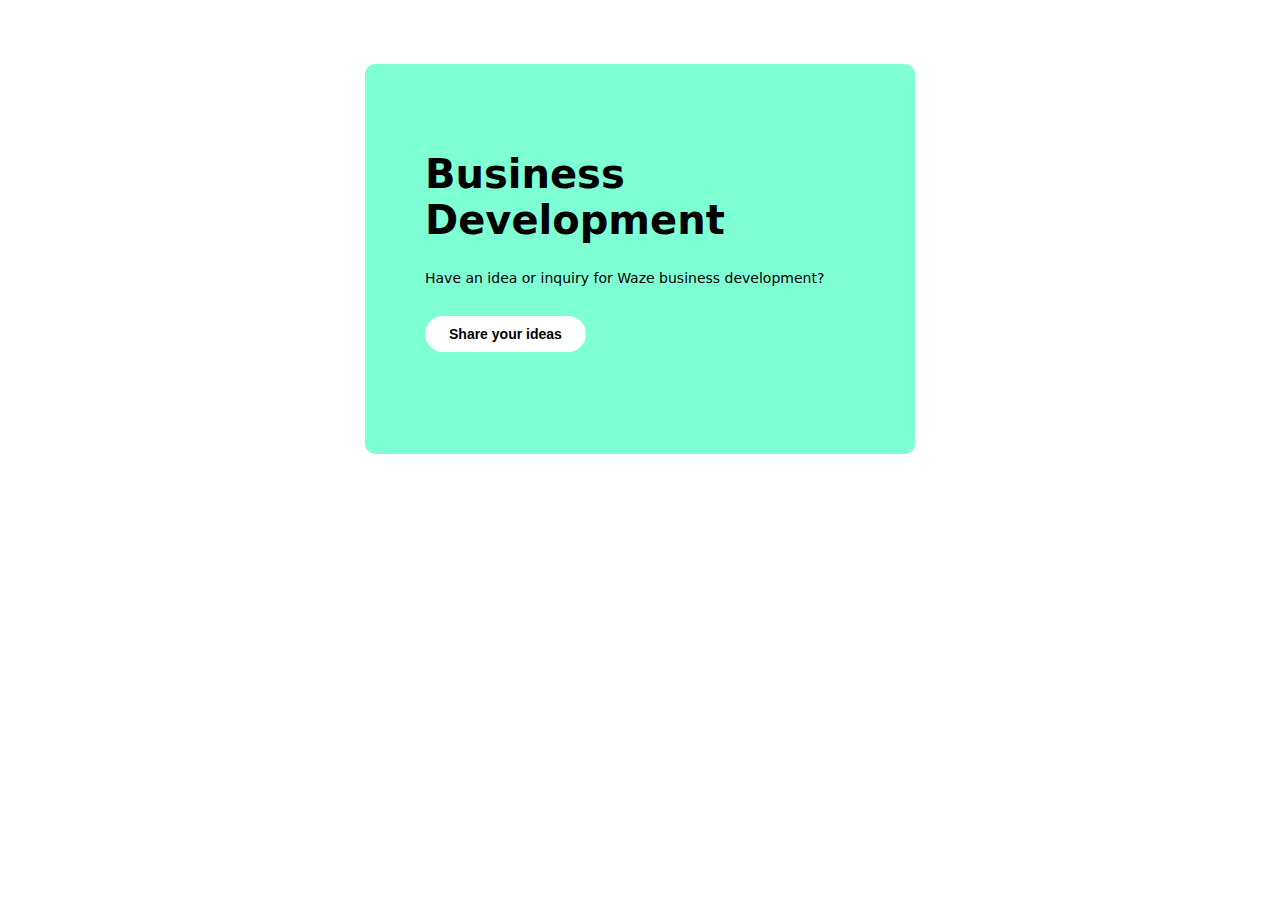
<file: assignment-day1/assignment 1/index.html>
<!DOCTYPE html>
<html lang="en">
	<head>
		<meta charset="UTF-8" />
		<meta name="viewport" content="width=device-width, initial-scale=1.0" />
		<title>Document</title>
		<link rel="stylesheet" href="./style.css" />
	</head>
	<body>
		<div class="card">
			<h1 class="card-title">
				Business <br />
				Development
			</h1>
			<p class="card-body">Have an idea or inquiry for Waze business development?</p>
			<button class="card-btn"><b>Share your ideas</b></button>
		</div>
	</body>
</html>
</file>
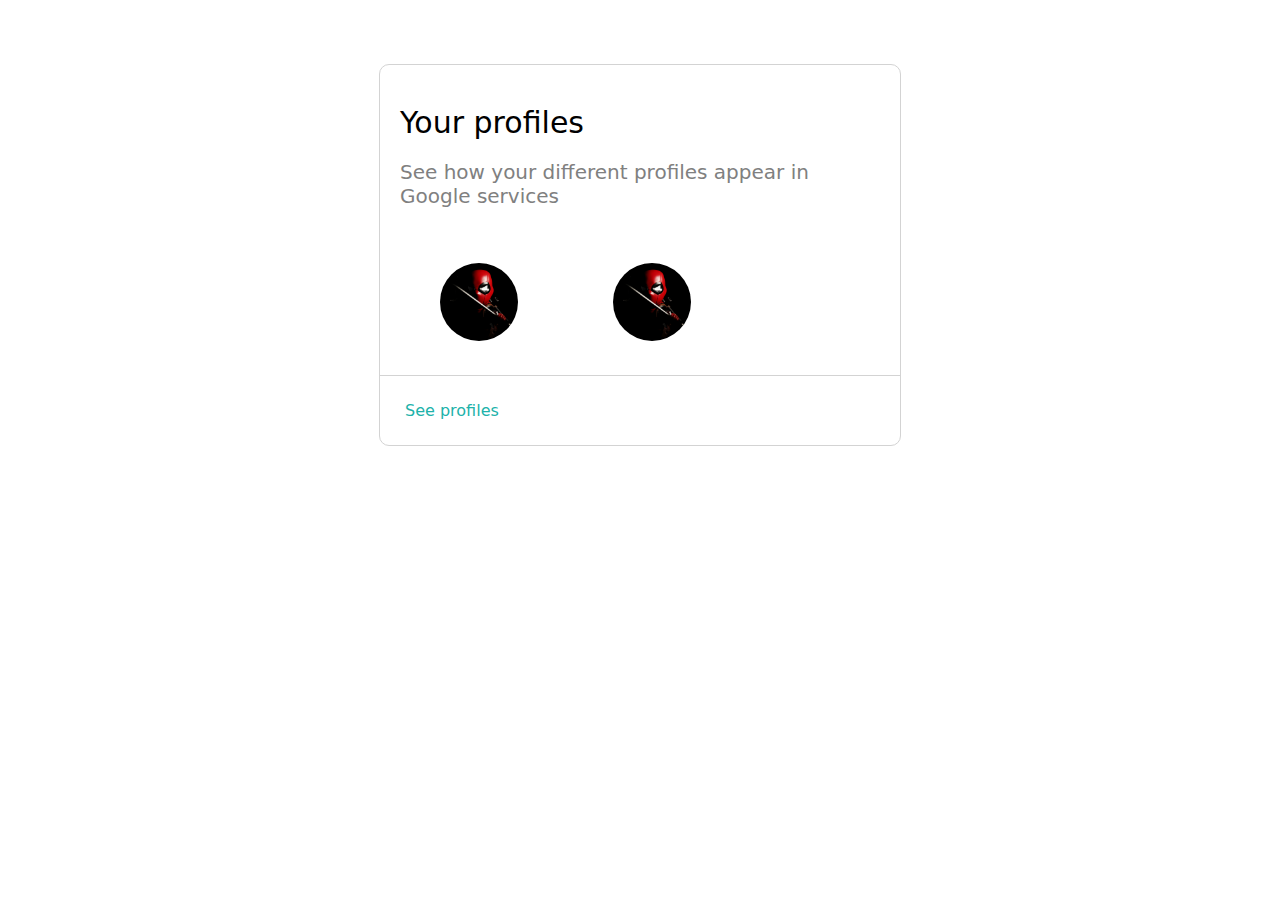
<file: assignment-day1/assignment 2/index.html>
<!DOCTYPE html>
<html lang="en">
	<head>
		<meta charset="UTF-8" />
		<meta name="viewport" content="width=device-width, initial-scale=1.0" />
		<title>Document</title>
		<link rel="stylesheet" href="./style.css" />
	</head>
	<body>
		<div class="card">
			<p class="card-title">Your profiles</p>
			<p class="card-body">See how your different profiles appear in Google services</p>
			<img src="./ava1.jpg" alt="" class="card-avatar" />
			<img src="./ava1.jpg" alt="" class="card-avatar" />

			<div class="card-footer">
				<a href="#">See profiles</a>
			</div>
		</div>
	</body>
</html>
</file>
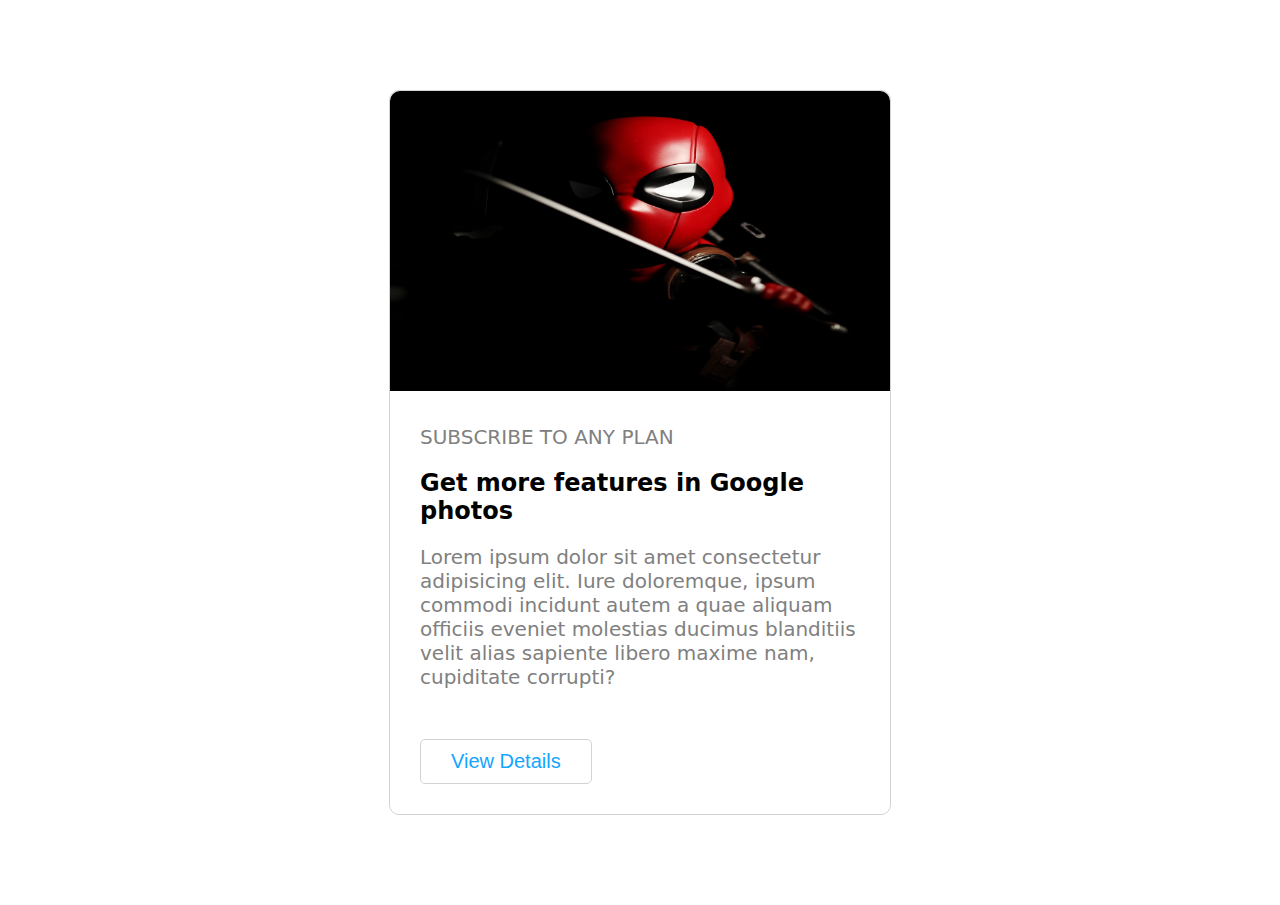
<file: assignment-day1/assignment3/index.html>
<!DOCTYPE html>
<html lang="en">
	<head>
		<meta charset="UTF-8" />
		<meta name="viewport" content="width=device-width, initial-scale=1.0" />
		<title>Document</title>
		<link rel="stylesheet" href="./style.css" />
	</head>
	<body>
		<div class="card">
			<img src="./ava1.jpg" alt="" />
			<div class="card-body">
				<p>SUBSCRIBE TO ANY PLAN</p>
				<h2>Get more features in Google photos</h2>
				<p>
					Lorem ipsum dolor sit amet consectetur adipisicing elit. Iure doloremque, ipsum commodi incidunt autem a quae aliquam officiis eveniet molestias
					ducimus blanditiis velit alias sapiente libero maxime nam, cupiditate corrupti?
				</p>
				<button class="card-btn">View Details</button>
			</div>
		</div>
	</body>
</html>
</file>
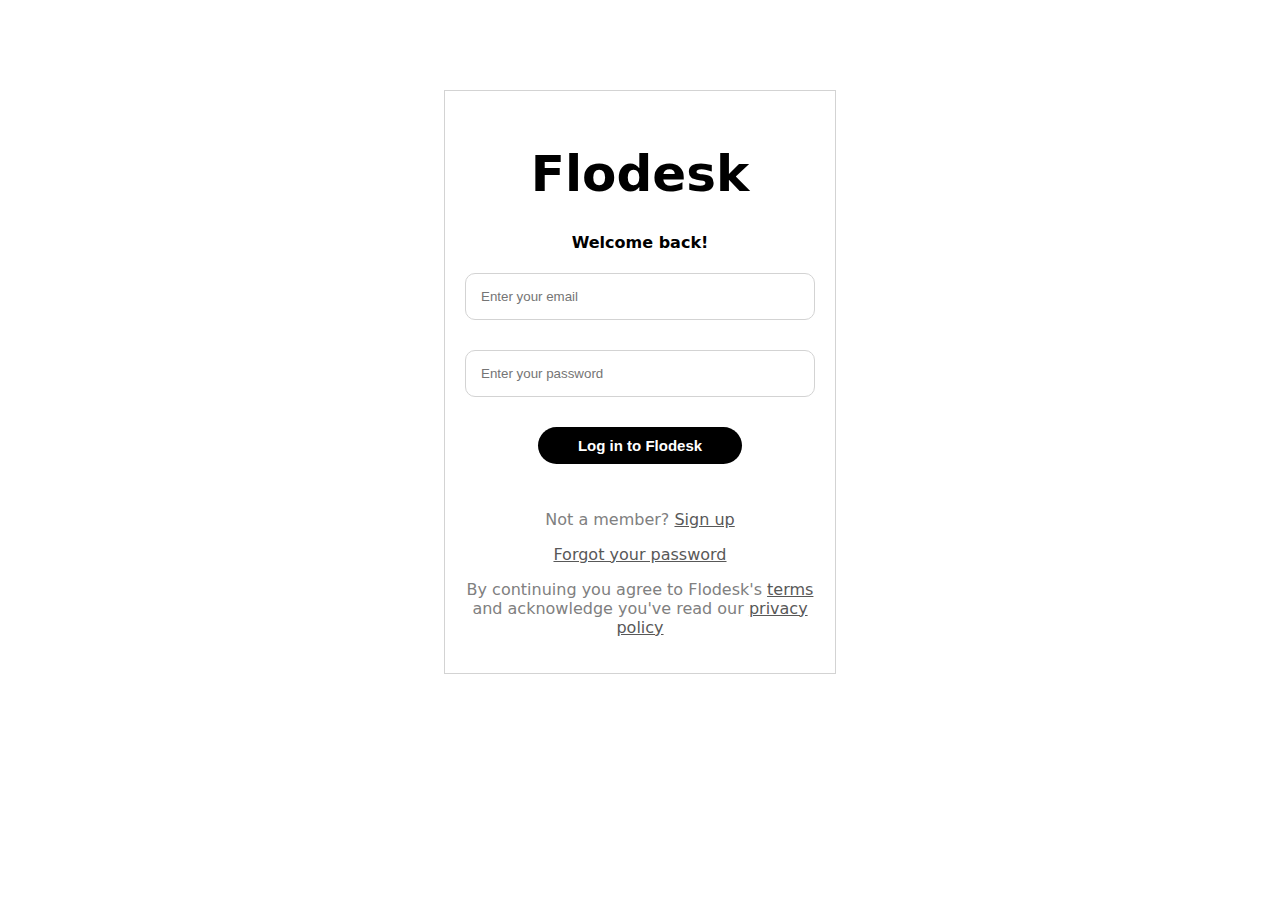
<file: assignment-day1/assignment4/index.html>
<!DOCTYPE html>
<html lang="en">
	<head>
		<meta charset="UTF-8" />
		<meta name="viewport" content="width=device-width, initial-scale=1.0" />
		<title>Document</title>
		<link rel="stylesheet" href="./style.css" />
	</head>
	<body>
		<div class="card">
			<h1>Flodesk</h1>
			<h4>Welcome back!</h4>
			<input type="email" placeholder="Enter your email" />
			<input type="password" placeholder="Enter your password" />
			<button class="card-btn"><b>Log in to Flodesk</b></button>
			<p>Not a member? <a href="#">Sign up</a></p>
			<a href="#">Forgot your password</a>
			<p>By continuing you agree to Flodesk's <a href="#">terms</a> and acknowledge you've read our <a href="#">privacy policy</a></p>
		</div>
	</body>
</html>
</file>
<file: assignment-day1/assignment 1/style.css>
body {
    box-sizing: border-box;
    font-family: system-ui, -apple-system, BlinkMacSystemFont, 'Segoe UI', Roboto, Oxygen, Ubuntu, Cantarell, 'Open Sans', 'Helvetica Neue', sans-serif;
}

.card {
    width: 430px;
    height: 270px;
    margin: 64px auto;
    background-color: aquamarine;
    border-radius: 10px;
    padding: 60px;
}


.card-title {
    font-size: 40px
}

.card-body {
    font-size: 14px;
}

.card-btn {
    font-size: 14px;
    padding: 10px 24px;
    margin-top: 16px;
    border-radius: 50px;
    border: none;
    background-color: white;
    cursor: pointer;
}
</file>
<file: assignment-day1/assignment 2/style.css>
body {
    box-sizing: border-box;
    font-family: system-ui, -apple-system, BlinkMacSystemFont, 'Segoe UI', Roboto, Oxygen, Ubuntu, Cantarell, 'Open Sans', 'Helvetica Neue', sans-serif;
}

.card {
    width: 520px;
    margin: 64px auto;
    border-radius: 10px;
    border: 1px solid lightgrey;
}


.card-title {
    font-size: 30px;
    padding: 10px 20px 0px 20px;
    margin-bottom: 16px;

}

.card-body {
    font-size: 14px;
    padding: 0px 20px 5px 20px;
    font-size: 20px;
    color: grey;
}

.card-avatar {
    width: 15%;
    border-radius: 100%;
    padding: 30px;
    margin-left: 30px;
    /* margin-right: 100px;
    margin-top: 20px; */
}

.card-footer {
    border-top: 1px solid lightgrey;
    padding: 25px;
}

a {
    color: lightseagreen;
    text-decoration: none;
    font-size: 16px;
}
</file>
<file: assignment-day1/assignment3/style.css>
body {
    font-family: system-ui, -apple-system, BlinkMacSystemFont, 'Segoe UI', Roboto, Oxygen, Ubuntu, Cantarell, 'Open Sans', 'Helvetica Neue', sans-serif;
}

.card {
    width: 500px;
    margin: 90px auto;
    border: 1px solid lightgrey;
    border-radius: 10px;
}



img {
    width: 100%;
    height: 300px;
    border-top-right-radius: 10px;
    border-top-left-radius: 10px;
}

.card-body {
    margin: 30px 30px;
}

p {
    color: grey;
    font-size: 20px;

}

.card-btn {
    margin-top: 30px;
    padding: 10px 30px;
    font-size: 20px;
    border-radius: 5px;
    border: 1px solid lightgray;
    background-color: white;
    color: rgb(19, 165, 255);
    cursor: pointer;
}
</file>
<file: assignment-day1/assignment4/style.css>
body {

    font-family: system-ui, -apple-system, BlinkMacSystemFont, 'Segoe UI', Roboto, Oxygen, Ubuntu, Cantarell, 'Open Sans', 'Helvetica Neue', sans-serif;
}

h1 {
    font-size: 50px;
    margin-bottom: 30px;
}

.card {
    width: 350px;
    margin: 90px auto;
    text-align: center;
    border: 1px solid lightgray;
    padding: 20px;
}

input {
    box-sizing: border-box;
    width: 100%;
    margin-bottom: 30px;
    padding: 15px;
    border-radius: 10px;
    border: 1px solid lightgray;
}

.card-btn {
    padding: 10px 40px;
    border-radius: 30px;
    background-color: black;
    color: white;
    font-size: 15px;
    margin-bottom: 30px;
    cursor: pointer;
    border: none;
}

p {
    color: grey;
}

a {
    color: rgb(88, 88, 88);
}
</file>
